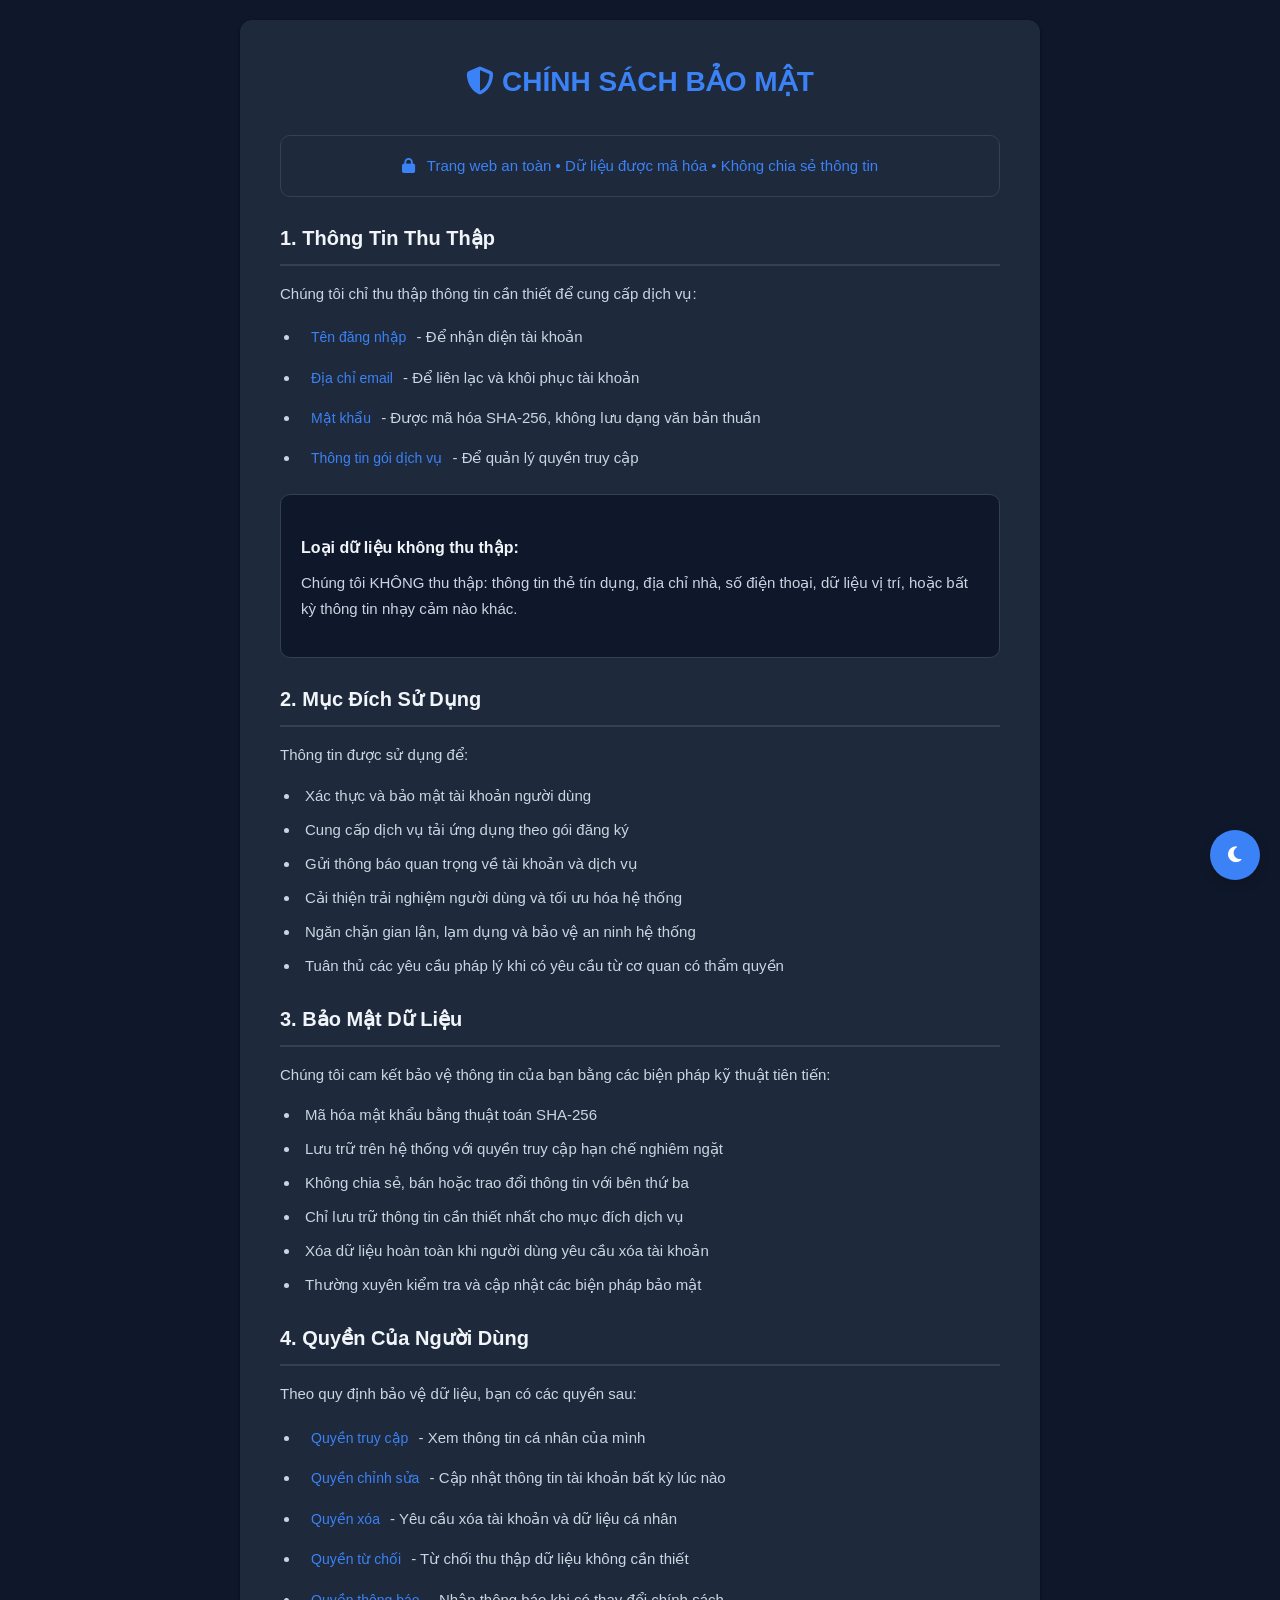
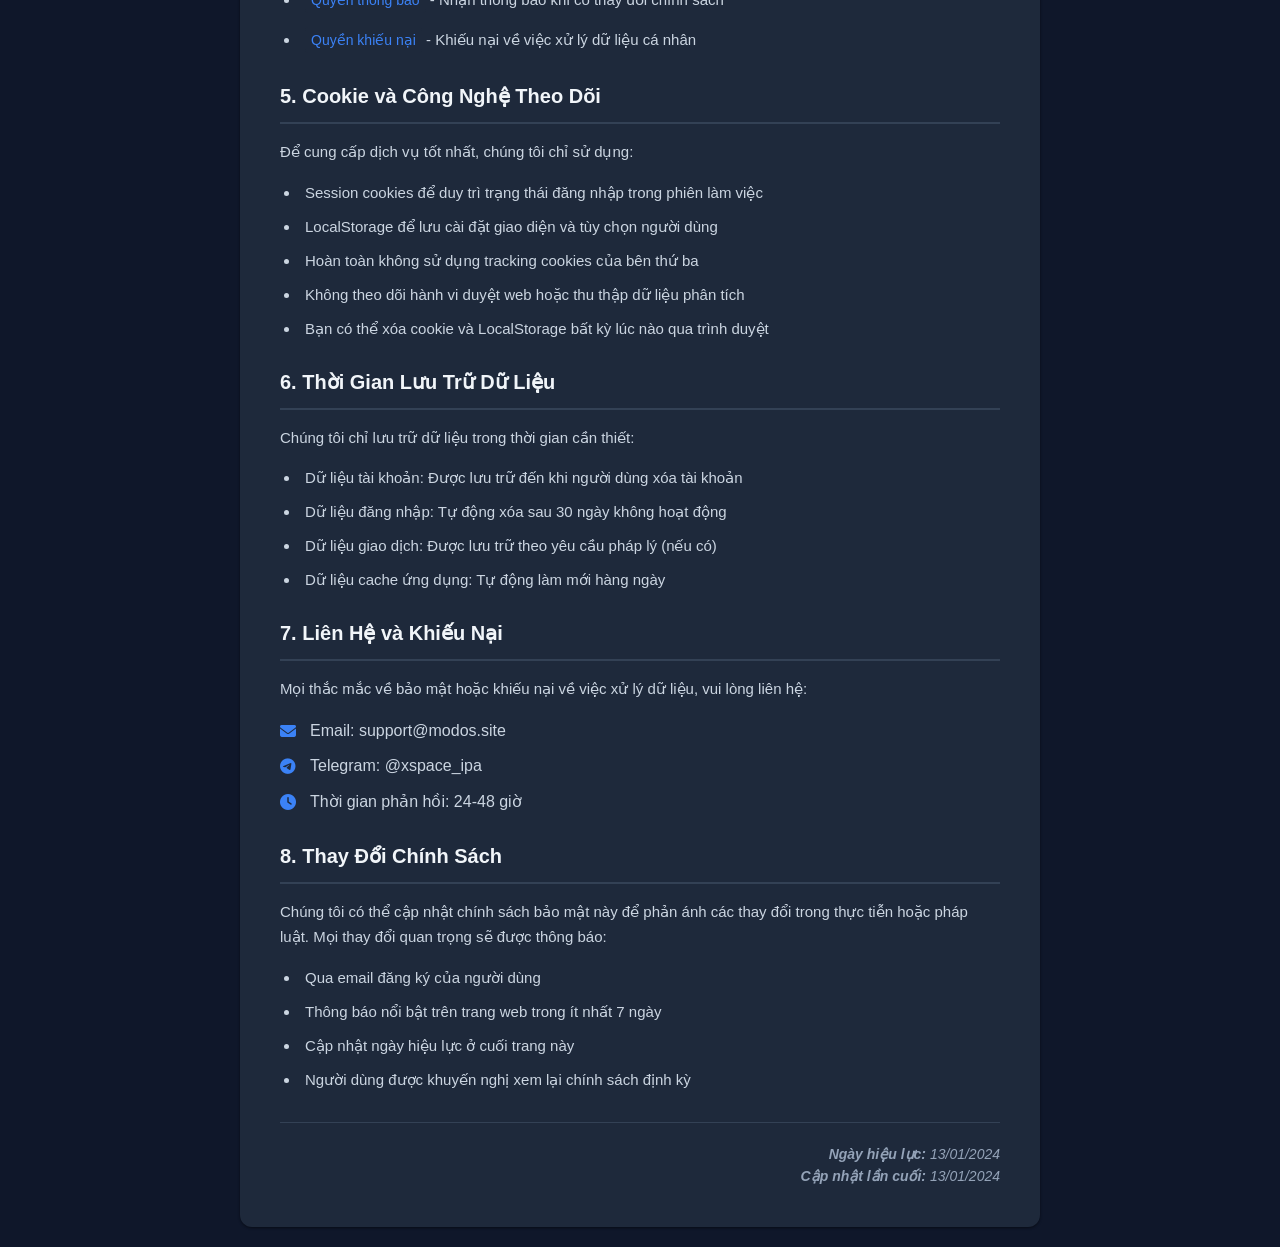
<file: privacy-policy.html>
<!DOCTYPE html>
<html lang="vi" data-theme="light">
<head>
    <meta charset="UTF-8">
    <meta name="viewport" content="width=device-width, initial-scale=1.0">
    <title>Chính Sách Bảo Mật - XSpace Store</title>
    <link rel="icon" href="https://i.imgur.com/k0zikhA.png" type="image/x-icon">
    <link rel="stylesheet" href="https://cdnjs.cloudflare.com/ajax/libs/font-awesome/6.4.0/css/all.min.css">
    
    <style>
        /* Theme Variables - Đồng bộ với website chính */
        :root {
            --primary: #2563eb;
            --primary-dark: #1d4ed8;
            --primary-light: #dbeafe;
            --background: #ffffff;
            --surface: #f8fafc;
            --text-primary: #1e293b;
            --text-secondary: #64748b;
            --text-muted: #94a3b8;
            --border: #e2e8f0;
            --card-shadow: 0 1px 3px 0 rgba(0, 0, 0, 0.1), 0 1px 2px 0 rgba(0, 0, 0, 0.06);
            --radius: 12px;
            --transition: all 0.3s cubic-bezier(0.4, 0, 0.2, 1);
        }

        [data-theme="dark"] {
            --primary: #3b82f6;
            --primary-dark: #1d4ed8;
            --primary-light: #1e293b;
            --background: #0f172a;
            --surface: #1e293b;
            --text-primary: #f1f5f9;
            --text-secondary: #cbd5e1;
            --text-muted: #94a3b8;
            --border: #334155;
            --card-shadow: 0 1px 3px 0 rgba(0, 0, 0, 0.3), 0 1px 2px 0 rgba(0, 0, 0, 0.2);
        }

        * {
            margin: 0;
            padding: 0;
            box-sizing: border-box;
            font-family: 'SF Pro Display', -apple-system, BlinkMacSystemFont, sans-serif;
            transition: background-color 0.4s cubic-bezier(0.4, 0, 0.2, 1),
                        color 0.4s cubic-bezier(0.4, 0, 0.2, 1),
                        border-color 0.4s cubic-bezier(0.4, 0, 0.2, 1);
        }

        html, body {
            min-height: 100vh;
            background: var(--background);
            color: var(--text-primary);
        }

        body {
            padding: 20px;
            line-height: 1.6;
        }

        /* Main Container */
        .container {
            max-width: 800px;
            margin: 0 auto;
            background: var(--surface);
            padding: 40px;
            border-radius: var(--radius);
            box-shadow: var(--card-shadow);
        }

        h1 {
            color: var(--primary);
            margin-bottom: 30px;
            text-align: center;
            font-size: 28px;
            font-weight: 700;
        }

        h2 {
            color: var(--text-primary);
            margin: 25px 0 15px;
            padding-bottom: 10px;
            border-bottom: 2px solid var(--border);
            font-size: 20px;
            font-weight: 600;
        }

        h3 {
            color: var(--text-primary);
            margin: 20px 0 10px;
            font-size: 16px;
            font-weight: 600;
        }

        p {
            margin-bottom: 16px;
            color: var(--text-secondary);
            font-size: 15px;
            line-height: 1.7;
        }

        ul {
            margin: 15px 0 15px 20px;
        }

        li {
            margin-bottom: 10px;
            color: var(--text-secondary);
            font-size: 15px;
            line-height: 1.6;
            padding-left: 5px;
        }

        /* Special Sections */
        .security-badge {
            display: flex;
            align-items: center;
            justify-content: center;
            gap: 12px;
            margin: 25px 0;
            padding: 18px;
            background: var(--primary-light);
            border-radius: 10px;
            border: 1px solid var(--border);
            color: var(--primary);
            font-weight: 500;
            font-size: 15px;
        }

        .highlight {
            background: var(--primary-light);
            padding: 2px 6px;
            border-radius: 4px;
            color: var(--primary);
            font-weight: 500;
            font-size: 14px;
            display: inline-block;
            margin: 2px 0;
        }

        .date {
            text-align: right;
            color: var(--text-muted);
            font-style: italic;
            margin-top: 30px;
            font-size: 14px;
            padding-top: 20px;
            border-top: 1px solid var(--border);
        }

        /* Content Box */
        .content-box {
            margin: 20px 0;
            padding: 20px;
            background: var(--background);
            border-radius: 10px;
            border: 1px solid var(--border);
        }

        /* Contact Info */
        .contact-info {
            display: flex;
            flex-direction: column;
            gap: 10px;
            margin-top: 15px;
        }

        .contact-item {
            display: flex;
            align-items: center;
            gap: 10px;
            color: var(--text-secondary);
        }

        .contact-item i {
            color: var(--primary);
            width: 20px;
        }

        /* Theme Toggle */
        .theme-toggle-container {
            position: fixed;
            bottom: 20px;
            right: 20px;
            z-index: 1000;
        }

        .theme-toggle-btn {
            width: 50px;
            height: 50px;
            border-radius: 50%;
            display: flex;
            align-items: center;
            justify-content: center;
            background: var(--primary);
            color: white;
            border: none;
            cursor: pointer;
            box-shadow: 0 4px 12px rgba(0, 0, 0, 0.15);
            transition: var(--transition);
            font-size: 18px;
        }

        .theme-toggle-btn:hover {
            transform: scale(1.1);
            background: var(--primary-dark);
        }

        /* Back to Top Button */
        .back-to-top {
            position: fixed;
            bottom: 80px;
            right: 20px;
            width: 50px;
            height: 50px;
            border-radius: 50%;
            background: var(--primary);
            color: white;
            border: none;
            cursor: pointer;
            display: flex;
            align-items: center;
            justify-content: center;
            font-size: 18px;
            box-shadow: 0 4px 12px rgba(0, 0, 0, 0.15);
            transition: var(--transition);
            z-index: 1000;
        }

        .back-to-top:hover {
            background: var(--primary-dark);
            transform: translateY(-5px);
        }

        /* Responsive Design */
        @media (max-width: 768px) {
            .container {
                padding: 25px;
            }
            
            h1 {
                font-size: 24px;
            }
            
            h2 {
                font-size: 18px;
            }
            
            body {
                padding: 15px;
            }
            
            .security-badge {
                flex-direction: column;
                text-align: center;
                padding: 15px;
            }
        }

        @media (max-width: 480px) {
            .container {
                padding: 20px;
            }
            
            h1 {
                font-size: 22px;
            }
            
            p, li {
                font-size: 14px;
            }
            
            .theme-toggle-btn,
            .back-to-top {
                width: 45px;
                height: 45px;
                font-size: 16px;
                bottom: 15px;
            }
            
            .back-to-top {
                bottom: 75px;
            }
        }
    </style>
</head>
<body>
    <div class="container">
        <h1><i class="fas fa-shield-alt"></i> CHÍNH SÁCH BẢO MẬT</h1>
        
        <div class="security-badge">
            <i class="fas fa-lock"></i>
            <span>Trang web an toàn • Dữ liệu được mã hóa • Không chia sẻ thông tin</span>
        </div>
        
        <h2>1. Thông Tin Thu Thập</h2>
        <p>Chúng tôi chỉ thu thập thông tin cần thiết để cung cấp dịch vụ:</p>
        <ul>
            <li><span class="highlight">Tên đăng nhập</span> - Để nhận diện tài khoản</li>
            <li><span class="highlight">Địa chỉ email</span> - Để liên lạc và khôi phục tài khoản</li>
            <li><span class="highlight">Mật khẩu</span> - Được mã hóa SHA-256, không lưu dạng văn bản thuần</li>
            <li><span class="highlight">Thông tin gói dịch vụ</span> - Để quản lý quyền truy cập</li>
        </ul>
        
        <div class="content-box">
            <h3>Loại dữ liệu không thu thập:</h3>
            <p>Chúng tôi KHÔNG thu thập: thông tin thẻ tín dụng, địa chỉ nhà, số điện thoại, dữ liệu vị trí, hoặc bất kỳ thông tin nhạy cảm nào khác.</p>
        </div>
        
        <h2>2. Mục Đích Sử Dụng</h2>
        <p>Thông tin được sử dụng để:</p>
        <ul>
            <li>Xác thực và bảo mật tài khoản người dùng</li>
            <li>Cung cấp dịch vụ tải ứng dụng theo gói đăng ký</li>
            <li>Gửi thông báo quan trọng về tài khoản và dịch vụ</li>
            <li>Cải thiện trải nghiệm người dùng và tối ưu hóa hệ thống</li>
            <li>Ngăn chặn gian lận, lạm dụng và bảo vệ an ninh hệ thống</li>
            <li>Tuân thủ các yêu cầu pháp lý khi có yêu cầu từ cơ quan có thẩm quyền</li>
        </ul>
        
        <h2>3. Bảo Mật Dữ Liệu</h2>
        <p>Chúng tôi cam kết bảo vệ thông tin của bạn bằng các biện pháp kỹ thuật tiên tiến:</p>
        <ul>
            <li>Mã hóa mật khẩu bằng thuật toán SHA-256</li>
            <li>Lưu trữ trên hệ thống với quyền truy cập hạn chế nghiêm ngặt</li>
            <li>Không chia sẻ, bán hoặc trao đổi thông tin với bên thứ ba</li>
            <li>Chỉ lưu trữ thông tin cần thiết nhất cho mục đích dịch vụ</li>
            <li>Xóa dữ liệu hoàn toàn khi người dùng yêu cầu xóa tài khoản</li>
            <li>Thường xuyên kiểm tra và cập nhật các biện pháp bảo mật</li>
        </ul>
        
        <h2>4. Quyền Của Người Dùng</h2>
        <p>Theo quy định bảo vệ dữ liệu, bạn có các quyền sau:</p>
        <ul>
            <li><span class="highlight">Quyền truy cập</span> - Xem thông tin cá nhân của mình</li>
            <li><span class="highlight">Quyền chỉnh sửa</span> - Cập nhật thông tin tài khoản bất kỳ lúc nào</li>
            <li><span class="highlight">Quyền xóa</span> - Yêu cầu xóa tài khoản và dữ liệu cá nhân</li>
            <li><span class="highlight">Quyền từ chối</span> - Từ chối thu thập dữ liệu không cần thiết</li>
            <li><span class="highlight">Quyền thông báo</span> - Nhận thông báo khi có thay đổi chính sách</li>
            <li><span class="highlight">Quyền khiếu nại</span> - Khiếu nại về việc xử lý dữ liệu cá nhân</li>
        </ul>
        
        <h2>5. Cookie và Công Nghệ Theo Dõi</h2>
        <p>Để cung cấp dịch vụ tốt nhất, chúng tôi chỉ sử dụng:</p>
        <ul>
            <li>Session cookies để duy trì trạng thái đăng nhập trong phiên làm việc</li>
            <li>LocalStorage để lưu cài đặt giao diện và tùy chọn người dùng</li>
            <li>Hoàn toàn không sử dụng tracking cookies của bên thứ ba</li>
            <li>Không theo dõi hành vi duyệt web hoặc thu thập dữ liệu phân tích</li>
            <li>Bạn có thể xóa cookie và LocalStorage bất kỳ lúc nào qua trình duyệt</li>
        </ul>
        
        <h2>6. Thời Gian Lưu Trữ Dữ Liệu</h2>
        <p>Chúng tôi chỉ lưu trữ dữ liệu trong thời gian cần thiết:</p>
        <ul>
            <li>Dữ liệu tài khoản: Được lưu trữ đến khi người dùng xóa tài khoản</li>
            <li>Dữ liệu đăng nhập: Tự động xóa sau 30 ngày không hoạt động</li>
            <li>Dữ liệu giao dịch: Được lưu trữ theo yêu cầu pháp lý (nếu có)</li>
            <li>Dữ liệu cache ứng dụng: Tự động làm mới hàng ngày</li>
        </ul>
        
        <h2>7. Liên Hệ và Khiếu Nại</h2>
        <p>Mọi thắc mắc về bảo mật hoặc khiếu nại về việc xử lý dữ liệu, vui lòng liên hệ:</p>
        <div class="contact-info">
            <div class="contact-item">
                <i class="fas fa-envelope"></i>
                <span>Email: support@modos.site</span>
            </div>
            <div class="contact-item">
                <i class="fab fa-telegram"></i>
                <span>Telegram: @xspace_ipa</span>
            </div>
            <div class="contact-item">
                <i class="fas fa-clock"></i>
                <span>Thời gian phản hồi: 24-48 giờ</span>
            </div>
        </div>
        
        <h2>8. Thay Đổi Chính Sách</h2>
        <p>Chúng tôi có thể cập nhật chính sách bảo mật này để phản ánh các thay đổi trong thực tiễn hoặc pháp luật. Mọi thay đổi quan trọng sẽ được thông báo:</p>
        <ul>
            <li>Qua email đăng ký của người dùng</li>
            <li>Thông báo nổi bật trên trang web trong ít nhất 7 ngày</li>
            <li>Cập nhật ngày hiệu lực ở cuối trang này</li>
            <li>Người dùng được khuyến nghị xem lại chính sách định kỳ</li>
        </ul>
        
        <div class="date">
            <strong>Ngày hiệu lực:</strong> 13/01/2024<br>
            <strong>Cập nhật lần cuối:</strong> 13/01/2024
        </div>
    </div>

    <!-- Back to Top Button -->
    <button class="back-to-top" id="backToTop" aria-label="Quay lại đầu trang">
        <i class="fas fa-arrow-up"></i>
    </button>

    <!-- Theme Toggle Button -->
    <div class="theme-toggle-container">
        <button class="theme-toggle-btn" id="themeToggle" aria-label="Chuyển đổi chế độ sáng/tối">
            <i class="fas fa-moon moon-icon"></i>
            <i class="fas fa-sun sun-icon"></i>
        </button>
    </div>

    <script>
        // Theme Manager - Đồng bộ với website chính
        class ThemeManager {
            constructor() {
                this.themeToggle = document.getElementById('themeToggle');
                this.htmlElement = document.documentElement;
                this.sunIcon = this.themeToggle.querySelector('.sun-icon');
                this.moonIcon = this.themeToggle.querySelector('.moon-icon');
                this.init();
            }
            
            init() {
                // Kiểm tra theme đã lưu trong localStorage
                const savedTheme = localStorage.getItem('theme');
                
                // Áp dụng theme đã lưu hoặc mặc định (light)
                if (savedTheme === 'dark') {
                    this.setTheme('dark');
                } else {
                    this.setTheme('light');
                    localStorage.setItem('theme', 'light');
                }
                
                // Thêm sự kiện click cho nút chuyển đổi
                this.themeToggle.addEventListener('click', () => this.toggleTheme());
                
                // Lắng nghe thay đổi theme từ các trang khác
                window.addEventListener('storage', (e) => {
                    if (e.key === 'theme') {
                        this.setTheme(e.newValue);
                    }
                });
            }
            
            setTheme(theme) {
                const isDark = theme === 'dark';
                this.htmlElement.setAttribute('data-theme', isDark ? 'dark' : 'light');
                localStorage.setItem('theme', isDark ? 'dark' : 'light');
                
                // Cập nhật icon
                this.updateThemeIcon(isDark);
                
                // Cập nhật meta theme-color cho viền trên cùng
                this.updateMetaThemeColor(isDark);
            }
            
            toggleTheme() {
                const currentTheme = this.htmlElement.getAttribute('data-theme');
                const isDark = currentTheme === 'dark';
                this.setTheme(isDark ? 'light' : 'dark');
            }
            
            updateThemeIcon(isDark) {
                if (isDark) {
                    this.sunIcon.style.display = 'none';
                    this.moonIcon.style.display = 'block';
                } else {
                    this.sunIcon.style.display = 'block';
                    this.moonIcon.style.display = 'none';
                }
            }
            
            updateMetaThemeColor(isDark) {
                // Cập nhật màu theme cho thanh địa chỉ và UI trình duyệt
                const themeColor = isDark ? '#0f172a' : '#ffffff';
                
                let metaThemeColor = document.querySelector('meta[name="theme-color"]');
                if (!metaThemeColor) {
                    metaThemeColor = document.createElement('meta');
                    metaThemeColor.name = 'theme-color';
                    document.head.appendChild(metaThemeColor);
                }
                metaThemeColor.content = themeColor;
            }
        }
        
        // Back to Top Functionality
        class BackToTop {
            constructor() {
                this.button = document.getElementById('backToTop');
                this.init();
            }
            
            init() {
                // Ẩn nút ban đầu
                this.button.style.display = 'none';
                
                // Hiển thị/ẩn nút khi cuộn
                window.addEventListener('scroll', () => this.toggleVisibility());
                
                // Thêm sự kiện click
                this.button.addEventListener('click', () => this.scrollToTop());
            }
            
            toggleVisibility() {
                if (window.pageYOffset > 300) {
                    this.button.style.display = 'flex';
                } else {
                    this.button.style.display = 'none';
                }
            }
            
            scrollToTop() {
                window.scrollTo({
                    top: 0,
                    behavior: 'smooth'
                });
            }
        }
        
        // Khởi tạo khi trang được tải
        document.addEventListener('DOMContentLoaded', () => {
            new ThemeManager();
            new BackToTop();
            
            // Kiểm tra và áp dụng theme ngay lập tức để tránh flash
            const savedTheme = localStorage.getItem('theme');
            if (savedTheme === 'dark') {
                document.documentElement.setAttribute('data-theme', 'dark');
            }
        });
    </script>
</body>
</html>
</file>
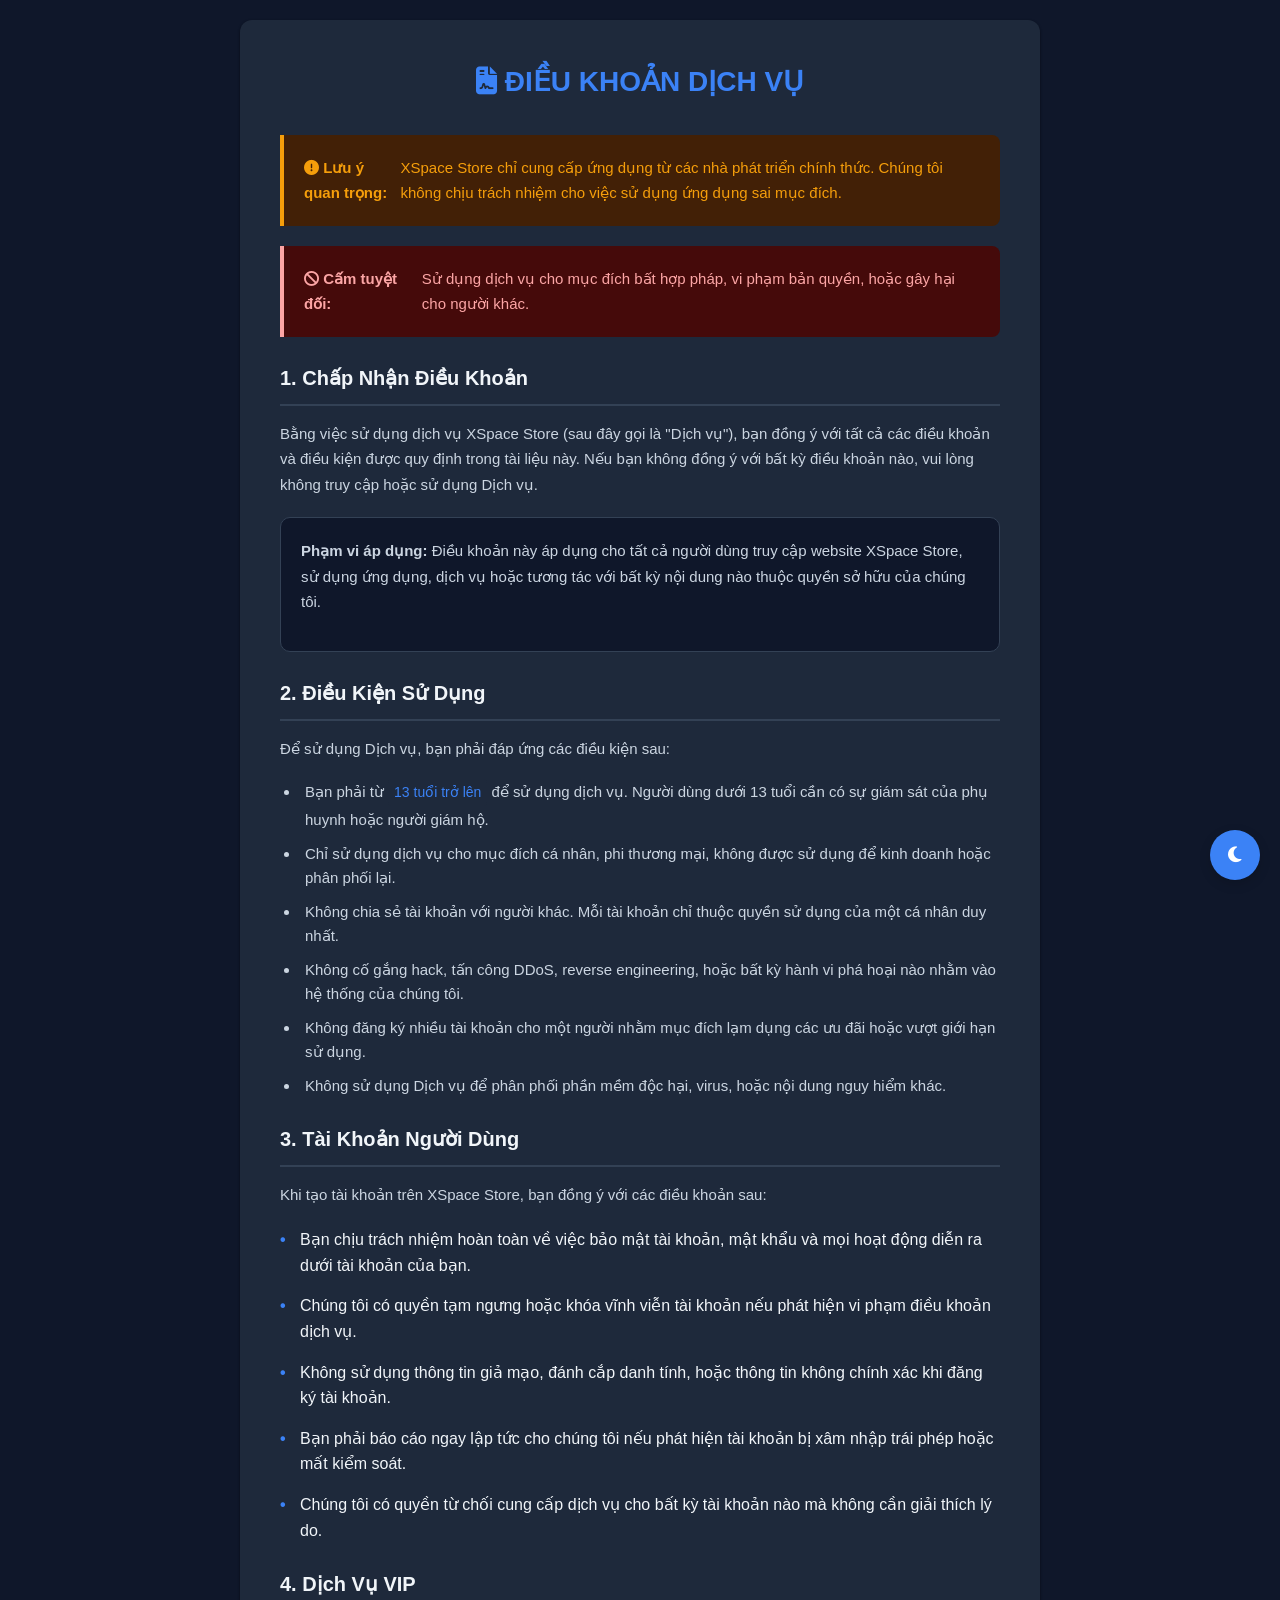
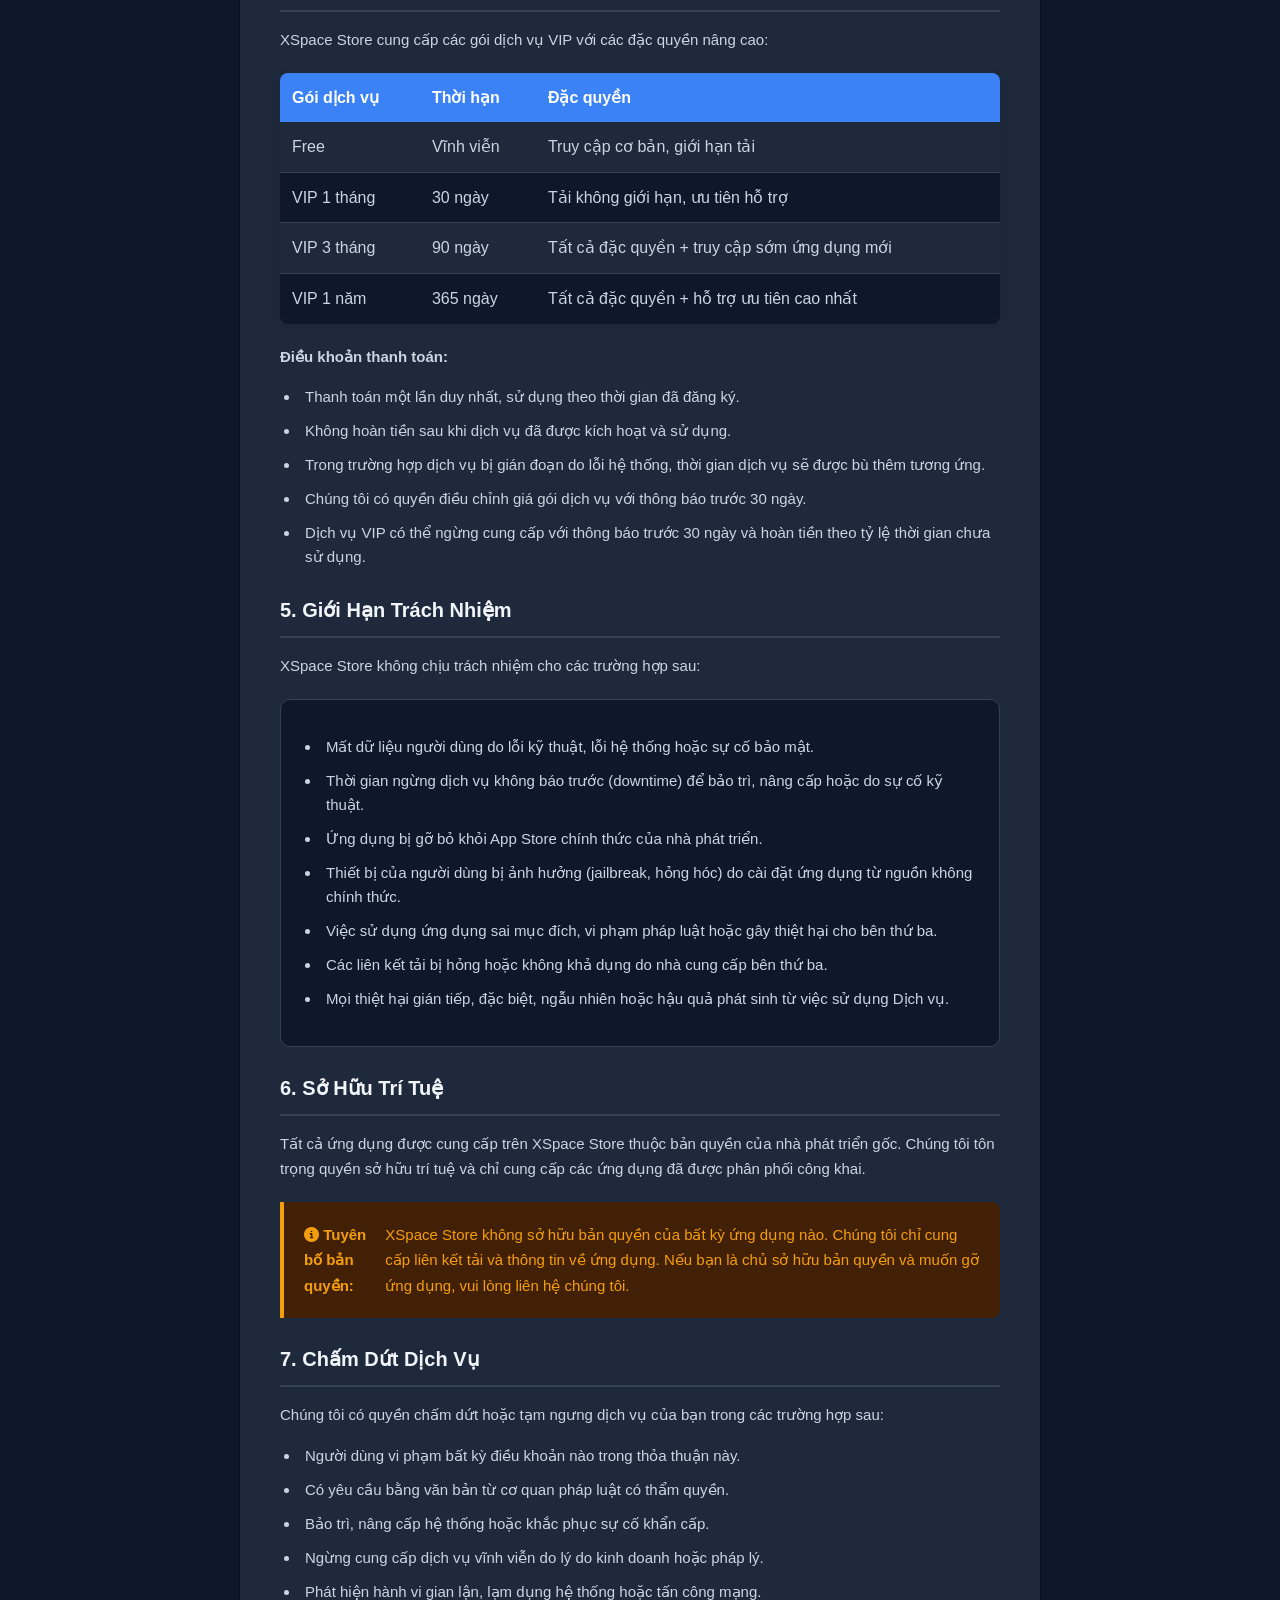
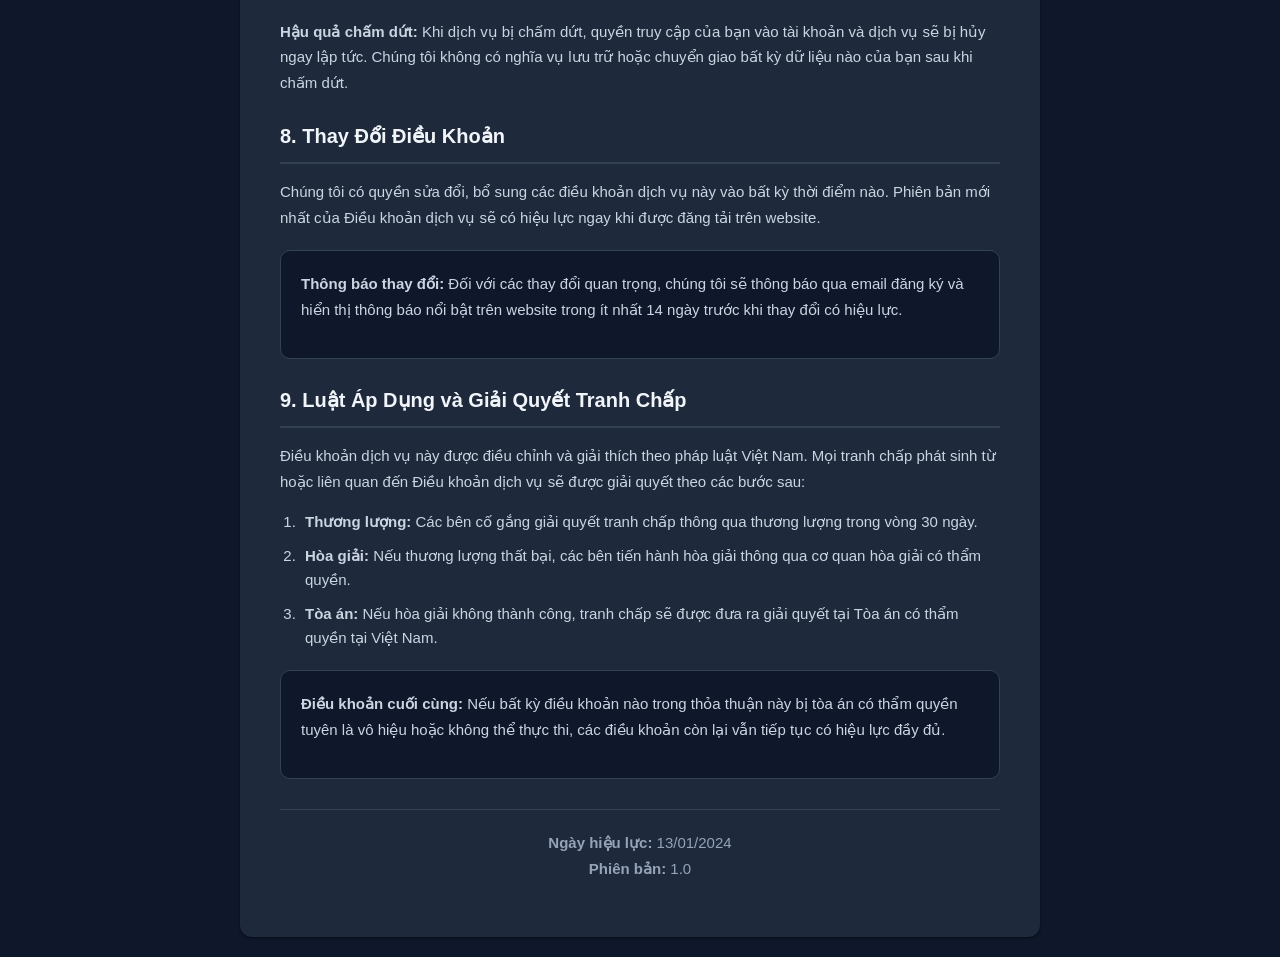
<file: terms-of-service.html>
<!DOCTYPE html>
<html lang="vi" data-theme="light">
<head>
    <meta charset="UTF-8">
    <meta name="viewport" content="width=device-width, initial-scale=1.0">
    <title>Điều Khoản Dịch Vụ - XSpace Store</title>
    <link rel="icon" href="https://i.imgur.com/k0zikhA.png" type="image/x-icon">
    <link rel="stylesheet" href="https://cdnjs.cloudflare.com/ajax/libs/font-awesome/6.4.0/css/all.min.css">
    
    <style>
        /* Theme Variables - Đồng bộ với website chính */
        :root {
            --primary: #2563eb;
            --primary-dark: #1d4ed8;
            --primary-light: #dbeafe;
            --warning-light: #fef3c7;
            --warning-text: #92400e;
            --danger-light: #fef2f2;
            --danger-text: #dc2626;
            --background: #ffffff;
            --surface: #f8fafc;
            --text-primary: #1e293b;
            --text-secondary: #64748b;
            --text-muted: #94a3b8;
            --border: #e2e8f0;
            --card-shadow: 0 1px 3px 0 rgba(0, 0, 0, 0.1), 0 1px 2px 0 rgba(0, 0, 0, 0.06);
            --radius: 12px;
            --transition: all 0.3s cubic-bezier(0.4, 0, 0.2, 1);
        }

        [data-theme="dark"] {
            --primary: #3b82f6;
            --primary-dark: #1d4ed8;
            --primary-light: #1e293b;
            --warning-light: #422006;
            --warning-text: #f59e0b;
            --danger-light: #450a0a;
            --danger-text: #fca5a5;
            --background: #0f172a;
            --surface: #1e293b;
            --text-primary: #f1f5f9;
            --text-secondary: #cbd5e1;
            --text-muted: #94a3b8;
            --border: #334155;
            --card-shadow: 0 1px 3px 0 rgba(0, 0, 0, 0.3), 0 1px 2px 0 rgba(0, 0, 0, 0.2);
        }

        * {
            margin: 0;
            padding: 0;
            box-sizing: border-box;
            font-family: 'SF Pro Display', -apple-system, BlinkMacSystemFont, sans-serif;
            transition: background-color 0.4s cubic-bezier(0.4, 0, 0.2, 1),
                        color 0.4s cubic-bezier(0.4, 0, 0.2, 1),
                        border-color 0.4s cubic-bezier(0.4, 0, 0.2, 1);
        }

        html, body {
            min-height: 100vh;
            background: var(--background);
            color: var(--text-primary);
        }

        body {
            padding: 20px;
            line-height: 1.6;
        }

        /* Main Container */
        .container {
            max-width: 800px;
            margin: 0 auto;
            background: var(--surface);
            padding: 40px;
            border-radius: var(--radius);
            box-shadow: var(--card-shadow);
        }

        h1 {
            color: var(--primary);
            margin-bottom: 30px;
            text-align: center;
            font-size: 28px;
            font-weight: 700;
        }

        h2 {
            color: var(--text-primary);
            margin: 25px 0 15px;
            padding-bottom: 10px;
            border-bottom: 2px solid var(--border);
            font-size: 20px;
            font-weight: 600;
        }

        h3 {
            color: var(--text-primary);
            margin: 20px 0 10px;
            font-size: 16px;
            font-weight: 600;
        }

        p {
            margin-bottom: 16px;
            color: var(--text-secondary);
            font-size: 15px;
            line-height: 1.7;
        }

        ul, ol {
            margin: 15px 0 15px 20px;
        }

        li {
            margin-bottom: 10px;
            color: var(--text-secondary);
            font-size: 15px;
            line-height: 1.6;
            padding-left: 5px;
        }

        /* Warning & Important Sections */
        .important {
            background: var(--warning-light);
            padding: 20px;
            border-left: 4px solid var(--warning-text);
            margin: 20px 0;
            border-radius: 0 8px 8px 0;
            color: var(--warning-text);
        }

        .warning {
            background: var(--danger-light);
            padding: 20px;
            border-left: 4px solid var(--danger-text);
            margin: 20px 0;
            border-radius: 0 8px 8px 0;
            color: var(--danger-text);
        }

        .important p, .warning p {
            color: inherit;
            margin-bottom: 0;
            display: flex;
            align-items: flex-start;
            gap: 10px;
        }

        .important i, .warning i {
            flex-shrink: 0;
            margin-top: 2px;
        }

        .highlight {
            background: var(--primary-light);
            padding: 2px 6px;
            border-radius: 4px;
            color: var(--primary);
            font-weight: 500;
            font-size: 14px;
            display: inline-block;
            margin: 2px 0;
        }

        /* Content Box */
        .content-box {
            margin: 20px 0;
            padding: 20px;
            background: var(--background);
            border-radius: 10px;
            border: 1px solid var(--border);
        }

        /* Definition List */
        .definition-list {
            margin: 20px 0;
        }

        .definition-item {
            margin-bottom: 15px;
            padding-left: 20px;
            position: relative;
        }

        .definition-item:before {
            content: "•";
            color: var(--primary);
            font-weight: bold;
            position: absolute;
            left: 0;
        }

        /* Table Styles */
        .pricing-table {
            width: 100%;
            margin: 20px 0;
            border-collapse: collapse;
            border-radius: 8px;
            overflow: hidden;
            box-shadow: 0 2px 8px rgba(0,0,0,0.1);
        }

        .pricing-table th {
            background: var(--primary);
            color: white;
            padding: 12px;
            text-align: left;
            font-weight: 600;
        }

        .pricing-table td {
            padding: 12px;
            border-bottom: 1px solid var(--border);
            color: var(--text-secondary);
        }

        .pricing-table tr:last-child td {
            border-bottom: none;
        }

        .pricing-table tr:nth-child(even) {
            background: var(--background);
        }

        /* Theme Toggle */
        .theme-toggle-container {
            position: fixed;
            bottom: 20px;
            right: 20px;
            z-index: 1000;
        }

        .theme-toggle-btn {
            width: 50px;
            height: 50px;
            border-radius: 50%;
            display: flex;
            align-items: center;
            justify-content: center;
            background: var(--primary);
            color: white;
            border: none;
            cursor: pointer;
            box-shadow: 0 4px 12px rgba(0, 0, 0, 0.15);
            transition: var(--transition);
            font-size: 18px;
        }

        .theme-toggle-btn:hover {
            transform: scale(1.1);
            background: var(--primary-dark);
        }

        /* Back to Top Button */
        .back-to-top {
            position: fixed;
            bottom: 80px;
            right: 20px;
            width: 50px;
            height: 50px;
            border-radius: 50%;
            background: var(--primary);
            color: white;
            border: none;
            cursor: pointer;
            display: flex;
            align-items: center;
            justify-content: center;
            font-size: 18px;
            box-shadow: 0 4px 12px rgba(0, 0, 0, 0.15);
            transition: var(--transition);
            z-index: 1000;
        }

        .back-to-top:hover {
            background: var(--primary-dark);
            transform: translateY(-5px);
        }

        /* Responsive Design */
        @media (max-width: 768px) {
            .container {
                padding: 25px;
            }
            
            h1 {
                font-size: 24px;
            }
            
            h2 {
                font-size: 18px;
            }
            
            body {
                padding: 15px;
            }
            
            .pricing-table {
                display: block;
                overflow-x: auto;
            }
        }

        @media (max-width: 480px) {
            .container {
                padding: 20px;
            }
            
            h1 {
                font-size: 22px;
            }
            
            p, li {
                font-size: 14px;
            }
            
            .theme-toggle-btn,
            .back-to-top {
                width: 45px;
                height: 45px;
                font-size: 16px;
                bottom: 15px;
            }
            
            .back-to-top {
                bottom: 75px;
            }
            
            .important, .warning {
                padding: 15px;
            }
        }
    </style>
</head>
<body>
    <div class="container">
        <h1><i class="fas fa-file-contract"></i> ĐIỀU KHOẢN DỊCH VỤ</h1>
        
        <div class="important">
            <p><strong><i class="fas fa-exclamation-circle"></i> Lưu ý quan trọng:</strong> XSpace Store chỉ cung cấp ứng dụng từ các nhà phát triển chính thức. Chúng tôi không chịu trách nhiệm cho việc sử dụng ứng dụng sai mục đích.</p>
        </div>
        
        <div class="warning">
            <p><strong><i class="fas fa-ban"></i> Cấm tuyệt đối:</strong> Sử dụng dịch vụ cho mục đích bất hợp pháp, vi phạm bản quyền, hoặc gây hại cho người khác.</p>
        </div>
        
        <h2>1. Chấp Nhận Điều Khoản</h2>
        <p>Bằng việc sử dụng dịch vụ XSpace Store (sau đây gọi là "Dịch vụ"), bạn đồng ý với tất cả các điều khoản và điều kiện được quy định trong tài liệu này. Nếu bạn không đồng ý với bất kỳ điều khoản nào, vui lòng không truy cập hoặc sử dụng Dịch vụ.</p>
        
        <div class="content-box">
            <p><strong>Phạm vi áp dụng:</strong> Điều khoản này áp dụng cho tất cả người dùng truy cập website XSpace Store, sử dụng ứng dụng, dịch vụ hoặc tương tác với bất kỳ nội dung nào thuộc quyền sở hữu của chúng tôi.</p>
        </div>
        
        <h2>2. Điều Kiện Sử Dụng</h2>
        <p>Để sử dụng Dịch vụ, bạn phải đáp ứng các điều kiện sau:</p>
        <ul>
            <li>Bạn phải từ <span class="highlight">13 tuổi trở lên</span> để sử dụng dịch vụ. Người dùng dưới 13 tuổi cần có sự giám sát của phụ huynh hoặc người giám hộ.</li>
            <li>Chỉ sử dụng dịch vụ cho mục đích cá nhân, phi thương mại, không được sử dụng để kinh doanh hoặc phân phối lại.</li>
            <li>Không chia sẻ tài khoản với người khác. Mỗi tài khoản chỉ thuộc quyền sử dụng của một cá nhân duy nhất.</li>
            <li>Không cố gắng hack, tấn công DDoS, reverse engineering, hoặc bất kỳ hành vi phá hoại nào nhằm vào hệ thống của chúng tôi.</li>
            <li>Không đăng ký nhiều tài khoản cho một người nhằm mục đích lạm dụng các ưu đãi hoặc vượt giới hạn sử dụng.</li>
            <li>Không sử dụng Dịch vụ để phân phối phần mềm độc hại, virus, hoặc nội dung nguy hiểm khác.</li>
        </ul>
        
        <h2>3. Tài Khoản Người Dùng</h2>
        <p>Khi tạo tài khoản trên XSpace Store, bạn đồng ý với các điều khoản sau:</p>
        <div class="definition-list">
            <div class="definition-item">Bạn chịu trách nhiệm hoàn toàn về việc bảo mật tài khoản, mật khẩu và mọi hoạt động diễn ra dưới tài khoản của bạn.</div>
            <div class="definition-item">Chúng tôi có quyền tạm ngưng hoặc khóa vĩnh viễn tài khoản nếu phát hiện vi phạm điều khoản dịch vụ.</div>
            <div class="definition-item">Không sử dụng thông tin giả mạo, đánh cắp danh tính, hoặc thông tin không chính xác khi đăng ký tài khoản.</div>
            <div class="definition-item">Bạn phải báo cáo ngay lập tức cho chúng tôi nếu phát hiện tài khoản bị xâm nhập trái phép hoặc mất kiểm soát.</div>
            <div class="definition-item">Chúng tôi có quyền từ chối cung cấp dịch vụ cho bất kỳ tài khoản nào mà không cần giải thích lý do.</div>
        </div>
        
        <h2>4. Dịch Vụ VIP</h2>
        <p>XSpace Store cung cấp các gói dịch vụ VIP với các đặc quyền nâng cao:</p>
        
        <table class="pricing-table">
            <thead>
                <tr>
                    <th>Gói dịch vụ</th>
                    <th>Thời hạn</th>
                    <th>Đặc quyền</th>
                </tr>
            </thead>
            <tbody>
                <tr>
                    <td>Free</td>
                    <td>Vĩnh viễn</td>
                    <td>Truy cập cơ bản, giới hạn tải</td>
                </tr>
                <tr>
                    <td>VIP 1 tháng</td>
                    <td>30 ngày</td>
                    <td>Tải không giới hạn, ưu tiên hỗ trợ</td>
                </tr>
                <tr>
                    <td>VIP 3 tháng</td>
                    <td>90 ngày</td>
                    <td>Tất cả đặc quyền + truy cập sớm ứng dụng mới</td>
                </tr>
                <tr>
                    <td>VIP 1 năm</td>
                    <td>365 ngày</td>
                    <td>Tất cả đặc quyền + hỗ trợ ưu tiên cao nhất</td>
                </tr>
            </tbody>
        </table>
        
        <p><strong>Điều khoản thanh toán:</strong></p>
        <ul>
            <li>Thanh toán một lần duy nhất, sử dụng theo thời gian đã đăng ký.</li>
            <li>Không hoàn tiền sau khi dịch vụ đã được kích hoạt và sử dụng.</li>
            <li>Trong trường hợp dịch vụ bị gián đoạn do lỗi hệ thống, thời gian dịch vụ sẽ được bù thêm tương ứng.</li>
            <li>Chúng tôi có quyền điều chỉnh giá gói dịch vụ với thông báo trước 30 ngày.</li>
            <li>Dịch vụ VIP có thể ngừng cung cấp với thông báo trước 30 ngày và hoàn tiền theo tỷ lệ thời gian chưa sử dụng.</li>
        </ul>
        
        <h2>5. Giới Hạn Trách Nhiệm</h2>
        <p>XSpace Store không chịu trách nhiệm cho các trường hợp sau:</p>
        <div class="content-box">
            <ul>
                <li>Mất dữ liệu người dùng do lỗi kỹ thuật, lỗi hệ thống hoặc sự cố bảo mật.</li>
                <li>Thời gian ngừng dịch vụ không báo trước (downtime) để bảo trì, nâng cấp hoặc do sự cố kỹ thuật.</li>
                <li>Ứng dụng bị gỡ bỏ khỏi App Store chính thức của nhà phát triển.</li>
                <li>Thiết bị của người dùng bị ảnh hưởng (jailbreak, hỏng hóc) do cài đặt ứng dụng từ nguồn không chính thức.</li>
                <li>Việc sử dụng ứng dụng sai mục đích, vi phạm pháp luật hoặc gây thiệt hại cho bên thứ ba.</li>
                <li>Các liên kết tải bị hỏng hoặc không khả dụng do nhà cung cấp bên thứ ba.</li>
                <li>Mọi thiệt hại gián tiếp, đặc biệt, ngẫu nhiên hoặc hậu quả phát sinh từ việc sử dụng Dịch vụ.</li>
            </ul>
        </div>
        
        <h2>6. Sở Hữu Trí Tuệ</h2>
        <p>Tất cả ứng dụng được cung cấp trên XSpace Store thuộc bản quyền của nhà phát triển gốc. Chúng tôi tôn trọng quyền sở hữu trí tuệ và chỉ cung cấp các ứng dụng đã được phân phối công khai.</p>
        
        <div class="important">
            <p><strong><i class="fas fa-info-circle"></i> Tuyên bố bản quyền:</strong> XSpace Store không sở hữu bản quyền của bất kỳ ứng dụng nào. Chúng tôi chỉ cung cấp liên kết tải và thông tin về ứng dụng. Nếu bạn là chủ sở hữu bản quyền và muốn gỡ ứng dụng, vui lòng liên hệ chúng tôi.</p>
        </div>
        
        <h2>7. Chấm Dứt Dịch Vụ</h2>
        <p>Chúng tôi có quyền chấm dứt hoặc tạm ngưng dịch vụ của bạn trong các trường hợp sau:</p>
        <ul>
            <li>Người dùng vi phạm bất kỳ điều khoản nào trong thỏa thuận này.</li>
            <li>Có yêu cầu bằng văn bản từ cơ quan pháp luật có thẩm quyền.</li>
            <li>Bảo trì, nâng cấp hệ thống hoặc khắc phục sự cố khẩn cấp.</li>
            <li>Ngừng cung cấp dịch vụ vĩnh viễn do lý do kinh doanh hoặc pháp lý.</li>
            <li>Phát hiện hành vi gian lận, lạm dụng hệ thống hoặc tấn công mạng.</li>
        </ul>
        
        <p><strong>Hậu quả chấm dứt:</strong> Khi dịch vụ bị chấm dứt, quyền truy cập của bạn vào tài khoản và dịch vụ sẽ bị hủy ngay lập tức. Chúng tôi không có nghĩa vụ lưu trữ hoặc chuyển giao bất kỳ dữ liệu nào của bạn sau khi chấm dứt.</p>
        
        <h2>8. Thay Đổi Điều Khoản</h2>
        <p>Chúng tôi có quyền sửa đổi, bổ sung các điều khoản dịch vụ này vào bất kỳ thời điểm nào. Phiên bản mới nhất của Điều khoản dịch vụ sẽ có hiệu lực ngay khi được đăng tải trên website.</p>
        
        <div class="content-box">
            <p><strong>Thông báo thay đổi:</strong> Đối với các thay đổi quan trọng, chúng tôi sẽ thông báo qua email đăng ký và hiển thị thông báo nổi bật trên website trong ít nhất 14 ngày trước khi thay đổi có hiệu lực.</p>
        </div>
        
        <h2>9. Luật Áp Dụng và Giải Quyết Tranh Chấp</h2>
        <p>Điều khoản dịch vụ này được điều chỉnh và giải thích theo pháp luật Việt Nam. Mọi tranh chấp phát sinh từ hoặc liên quan đến Điều khoản dịch vụ sẽ được giải quyết theo các bước sau:</p>
        
        <ol>
            <li><strong>Thương lượng:</strong> Các bên cố gắng giải quyết tranh chấp thông qua thương lượng trong vòng 30 ngày.</li>
            <li><strong>Hòa giải:</strong> Nếu thương lượng thất bại, các bên tiến hành hòa giải thông qua cơ quan hòa giải có thẩm quyền.</li>
            <li><strong>Tòa án:</strong> Nếu hòa giải không thành công, tranh chấp sẽ được đưa ra giải quyết tại Tòa án có thẩm quyền tại Việt Nam.</li>
        </ol>
        
        <div class="content-box">
            <p><strong>Điều khoản cuối cùng:</strong> Nếu bất kỳ điều khoản nào trong thỏa thuận này bị tòa án có thẩm quyền tuyên là vô hiệu hoặc không thể thực thi, các điều khoản còn lại vẫn tiếp tục có hiệu lực đầy đủ.</p>
        </div>
        
        <p style="text-align: center; margin-top: 30px; padding-top: 20px; border-top: 1px solid var(--border); color: var(--text-muted);">
            <strong>Ngày hiệu lực:</strong> 13/01/2024<br>
            <strong>Phiên bản:</strong> 1.0
        </p>
    </div>

    <!-- Back to Top Button -->
    <button class="back-to-top" id="backToTop" aria-label="Quay lại đầu trang">
        <i class="fas fa-arrow-up"></i>
    </button>

    <!-- Theme Toggle Button -->
    <div class="theme-toggle-container">
        <button class="theme-toggle-btn" id="themeToggle" aria-label="Chuyển đổi chế độ sáng/tối">
            <i class="fas fa-moon moon-icon"></i>
            <i class="fas fa-sun sun-icon"></i>
        </button>
    </div>

    <script>
        // Theme Manager - Đồng bộ với website chính
        class ThemeManager {
            constructor() {
                this.themeToggle = document.getElementById('themeToggle');
                this.htmlElement = document.documentElement;
                this.sunIcon = this.themeToggle.querySelector('.sun-icon');
                this.moonIcon = this.themeToggle.querySelector('.moon-icon');
                this.init();
            }
            
            init() {
                // Kiểm tra theme đã lưu trong localStorage
                const savedTheme = localStorage.getItem('theme');
                
                // Áp dụng theme đã lưu hoặc mặc định (light)
                if (savedTheme === 'dark') {
                    this.setTheme('dark');
                } else {
                    this.setTheme('light');
                    localStorage.setItem('theme', 'light');
                }
                
                // Thêm sự kiện click cho nút chuyển đổi
                this.themeToggle.addEventListener('click', () => this.toggleTheme());
                
                // Lắng nghe thay đổi theme từ các trang khác
                window.addEventListener('storage', (e) => {
                    if (e.key === 'theme') {
                        this.setTheme(e.newValue);
                    }
                });
            }
            
            setTheme(theme) {
                const isDark = theme === 'dark';
                this.htmlElement.setAttribute('data-theme', isDark ? 'dark' : 'light');
                localStorage.setItem('theme', isDark ? 'dark' : 'light');
                
                // Cập nhật icon
                this.updateThemeIcon(isDark);
                
                // Cập nhật meta theme-color cho viền trên cùng
                this.updateMetaThemeColor(isDark);
            }
            
            toggleTheme() {
                const currentTheme = this.htmlElement.getAttribute('data-theme');
                const isDark = currentTheme === 'dark';
                this.setTheme(isDark ? 'light' : 'dark');
            }
            
            updateThemeIcon(isDark) {
                if (isDark) {
                    this.sunIcon.style.display = 'none';
                    this.moonIcon.style.display = 'block';
                } else {
                    this.sunIcon.style.display = 'block';
                    this.moonIcon.style.display = 'none';
                }
            }
            
            updateMetaThemeColor(isDark) {
                // Cập nhật màu theme cho thanh địa chỉ và UI trình duyệt
                const themeColor = isDark ? '#0f172a' : '#ffffff';
                
                let metaThemeColor = document.querySelector('meta[name="theme-color"]');
                if (!metaThemeColor) {
                    metaThemeColor = document.createElement('meta');
                    metaThemeColor.name = 'theme-color';
                    document.head.appendChild(metaThemeColor);
                }
                metaThemeColor.content = themeColor;
            }
        }
        
        // Back to Top Functionality
        class BackToTop {
            constructor() {
                this.button = document.getElementById('backToTop');
                this.init();
            }
            
            init() {
                // Ẩn nút ban đầu
                this.button.style.display = 'none';
                
                // Hiển thị/ẩn nút khi cuộn
                window.addEventListener('scroll', () => this.toggleVisibility());
                
                // Thêm sự kiện click
                this.button.addEventListener('click', () => this.scrollToTop());
            }
            
            toggleVisibility() {
                if (window.pageYOffset > 300) {
                    this.button.style.display = 'flex';
                } else {
                    this.button.style.display = 'none';
                }
            }
            
            scrollToTop() {
                window.scrollTo({
                    top: 0,
                    behavior: 'smooth'
                });
            }
        }
        
        // Khởi tạo khi trang được tải
        document.addEventListener('DOMContentLoaded', () => {
            new ThemeManager();
            new BackToTop();
            
            // Kiểm tra và áp dụng theme ngay lập tức để tránh flash
            const savedTheme = localStorage.getItem('theme');
            if (savedTheme === 'dark') {
                document.documentElement.setAttribute('data-theme', 'dark');
            }
        });
    </script>
</body>
</html>
</file>
